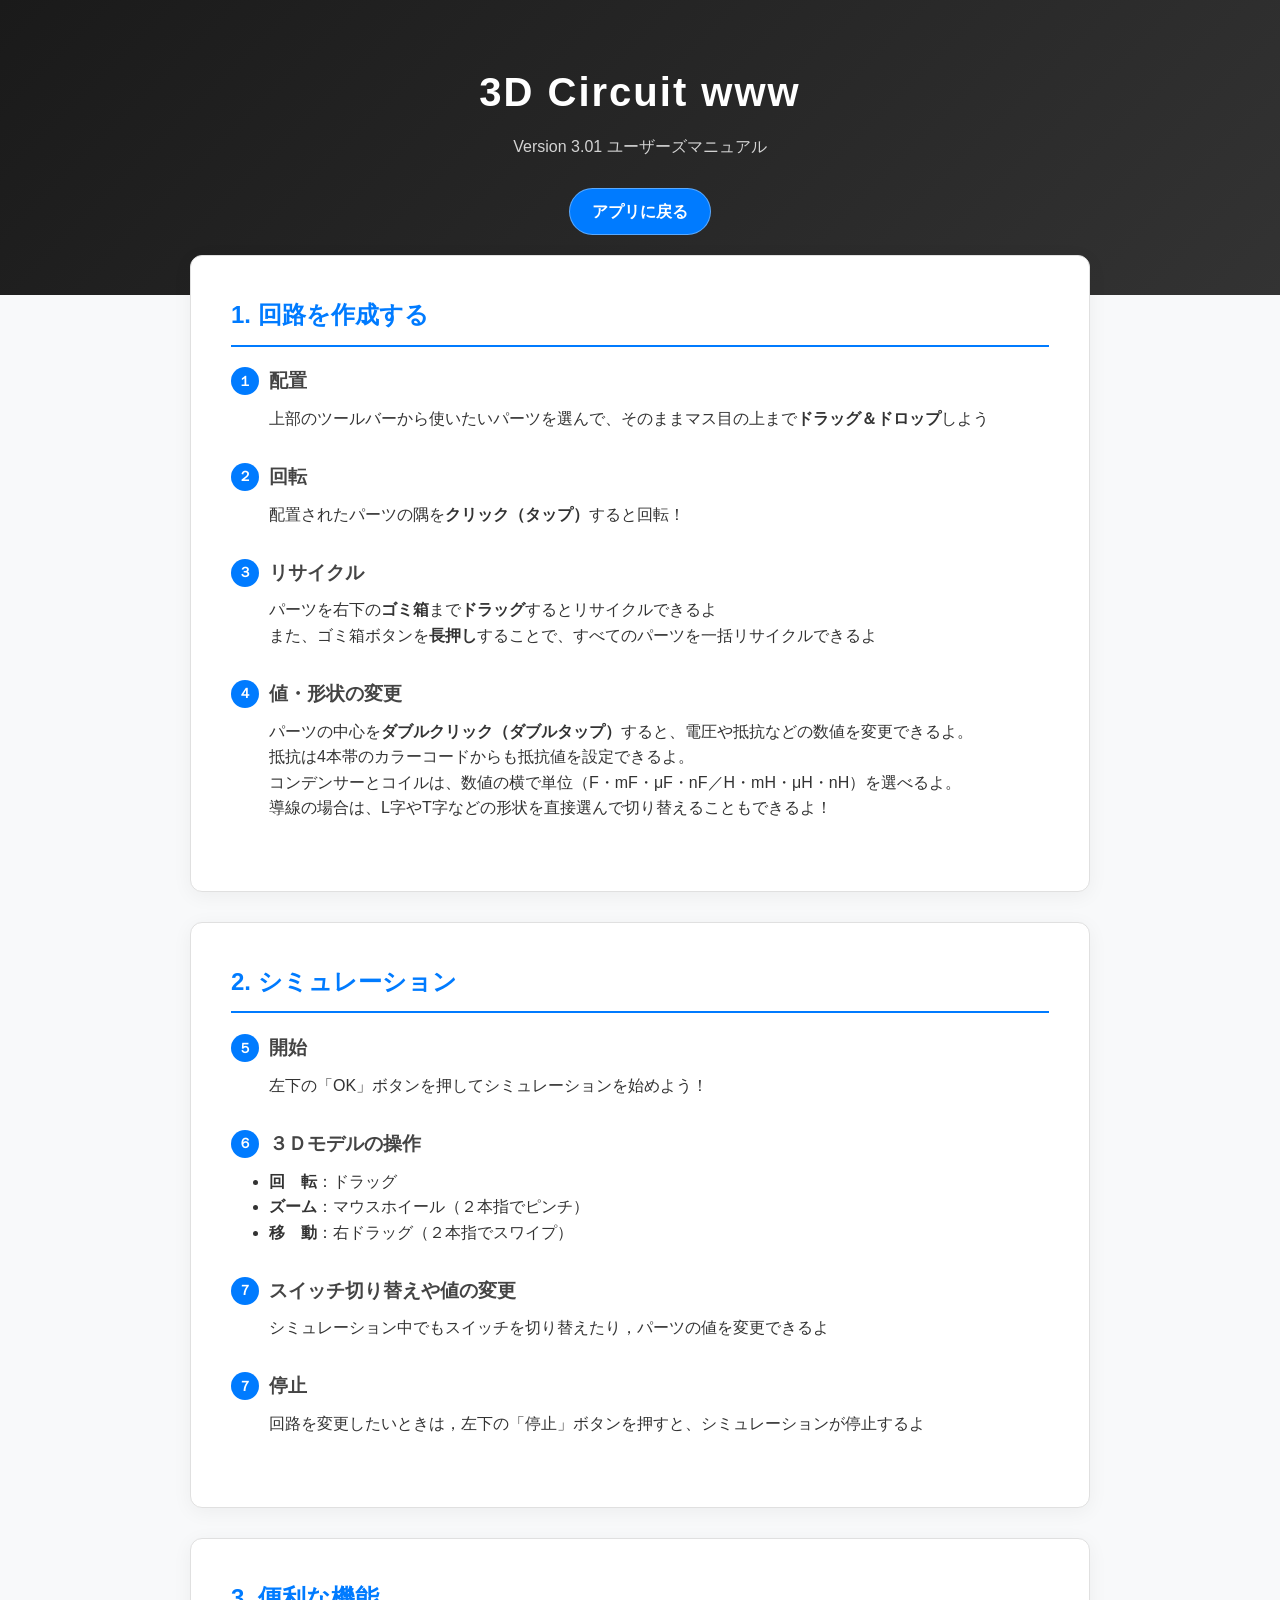
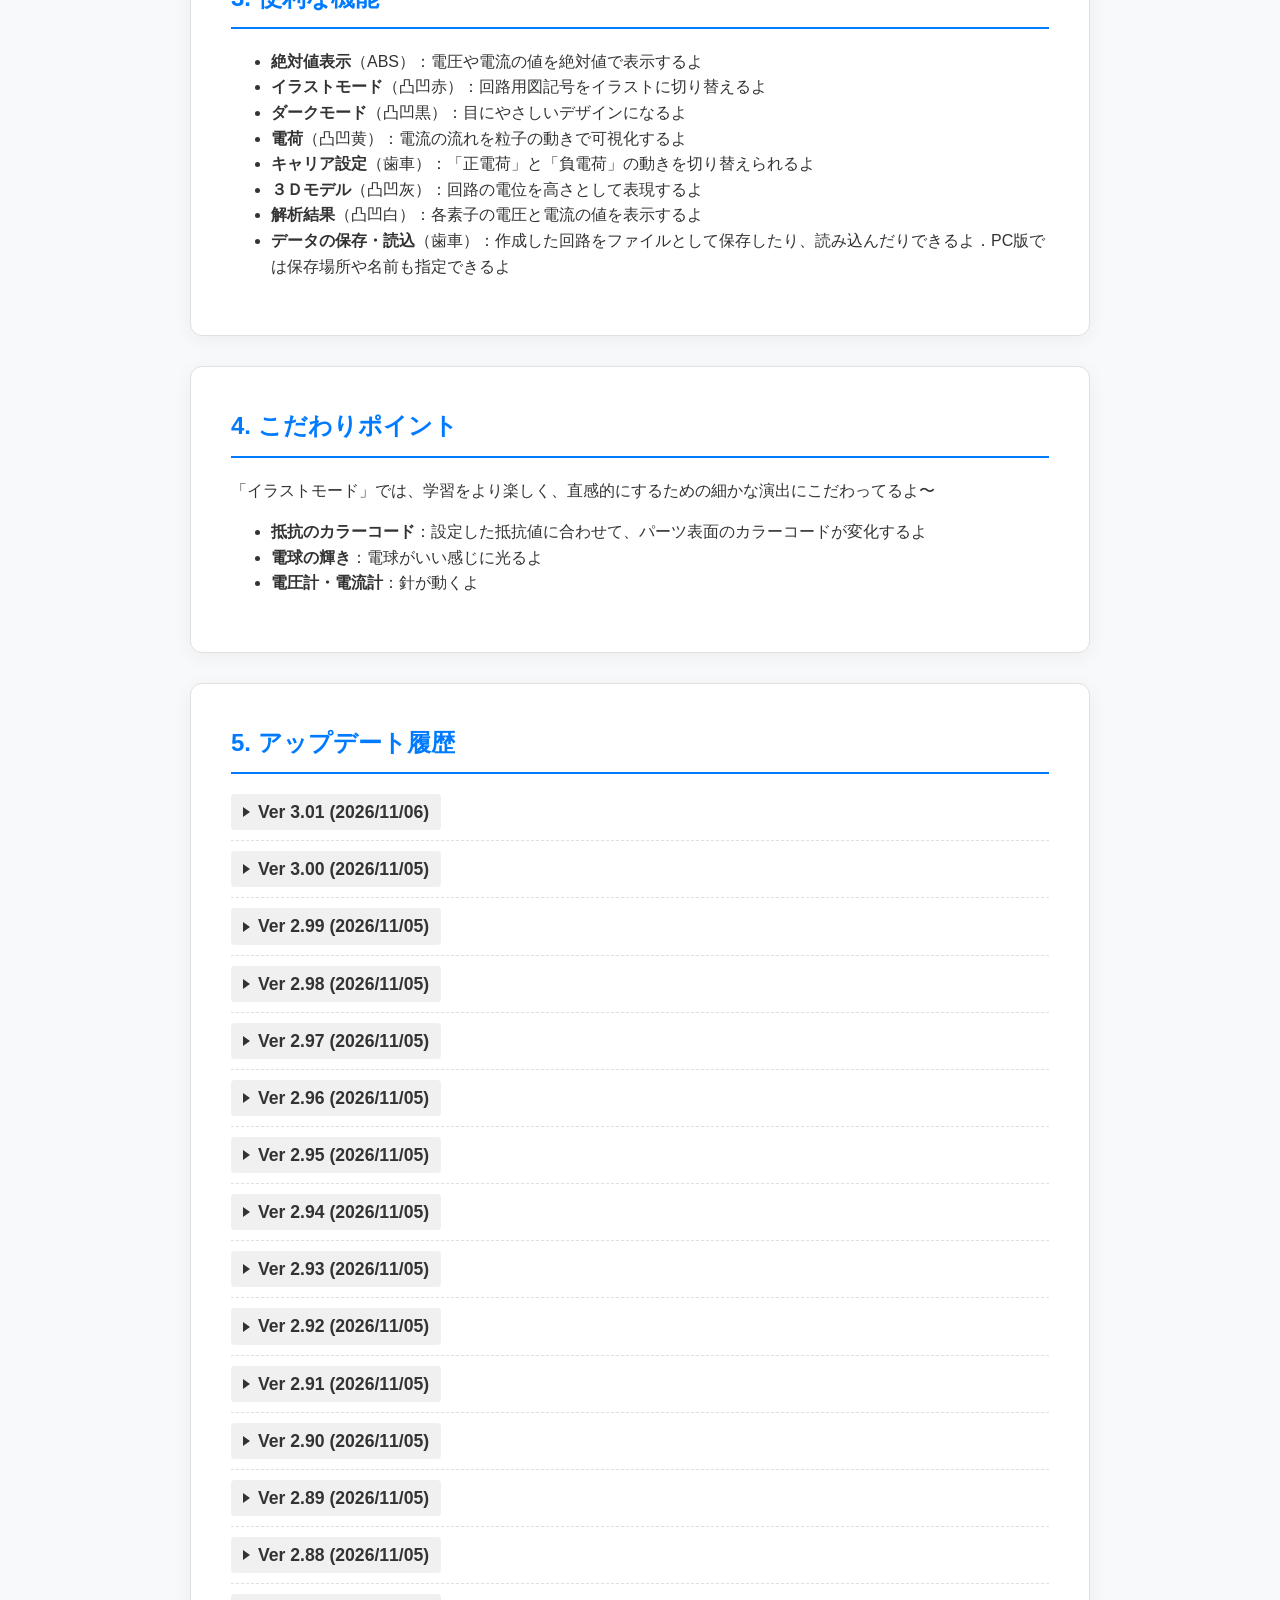
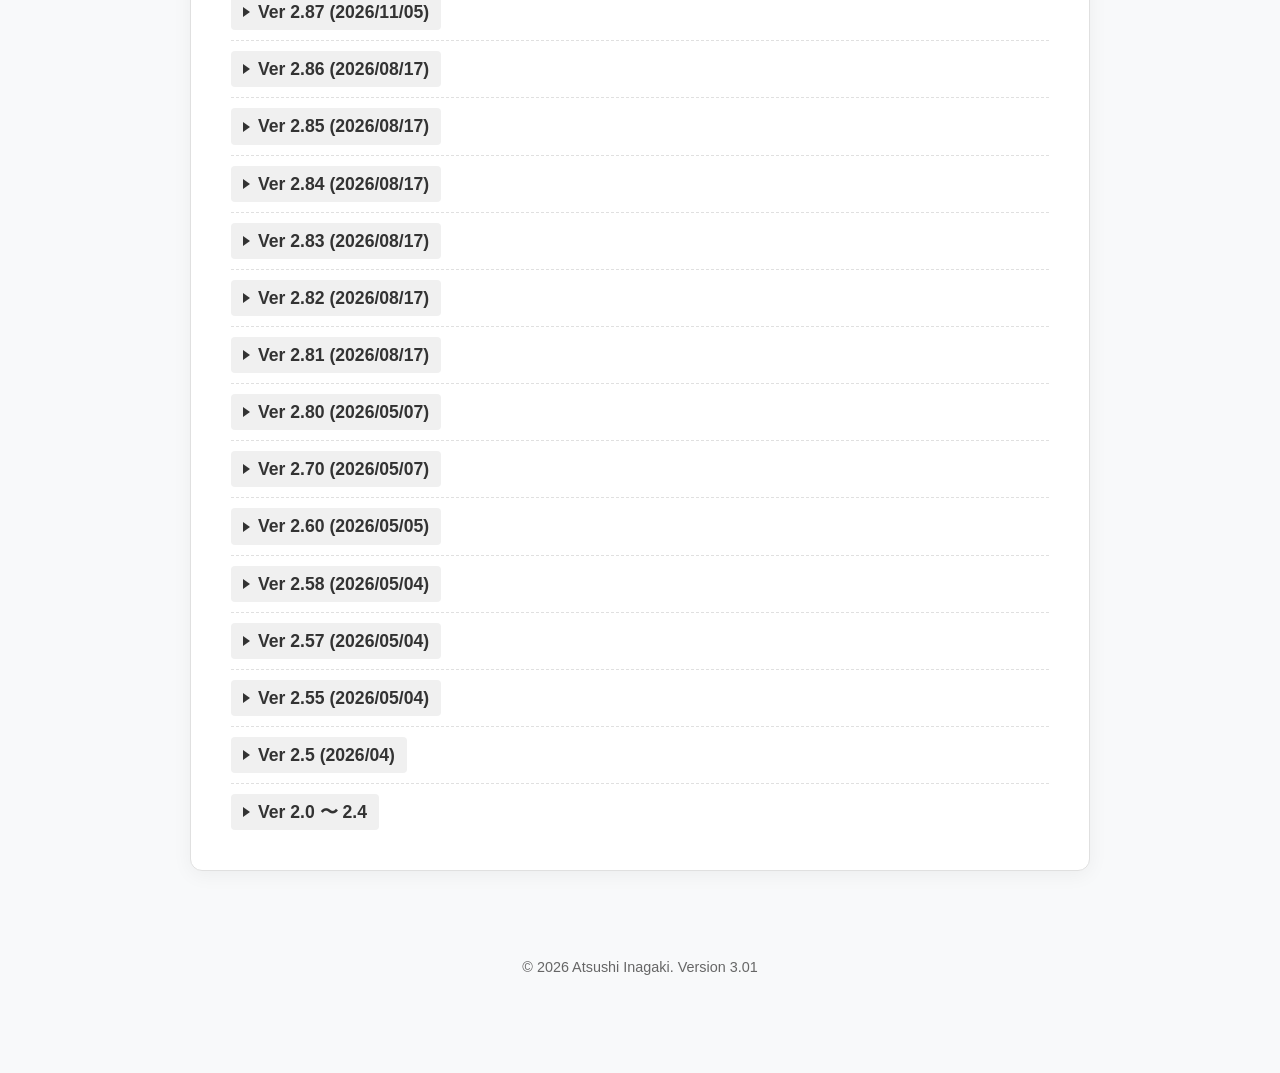
<file: manual/index.html>
<!DOCTYPE html>
<html lang="ja" data-version-title="3D Circuit www マニュアル">

<head>
    <meta charset="UTF-8">
    <meta name="viewport" content="width=device-width, initial-scale=1.0">
    <title>3D Circuit www マニュアル</title>
    <link rel="stylesheet" href="style.css">
</head>

<body>

    <header>
        <h1>3D Circuit www</h1>
        <p>Version <span data-app-version>3.01</span> ユーザーズマニュアル</p>
        <a class="app-link" href="../">アプリに戻る</a>
    </header>

    <div class="container">
        <!-- 1. 回路を作成する -->
        <div class="card">
            <h2>1. 回路を作成する</h2>

            <div class="step-box">
                <h3><span class="step-num">１</span>配置</h3>
                <p>上部のツールバーから使いたいパーツを選んで、そのままマス目の上まで<b>ドラッグ＆ドロップ</b>しよう</p>
            </div>

            <div class="step-box">
                <h3><span class="step-num">２</span>回転</h3>
                <p>配置されたパーツの隅を<b>クリック（タップ）</b>すると回転！</p>
            </div>

            <div class="step-box">
                <h3><span class="step-num">３</span>リサイクル</h3>
                <p>パーツを右下の<b>ゴミ箱</b>まで<b>ドラッグ</b>するとリサイクルできるよ<br>
                    また、ゴミ箱ボタンを<b>長押し</b>することで、すべてのパーツを一括リサイクルできるよ</p>
            </div>

            <div class="step-box">
                <h3><span class="step-num">４</span>値・形状の変更</h3>
                <p>パーツの中心を<b>ダブルクリック（ダブルタップ）</b>すると、電圧や抵抗などの数値を変更できるよ。<br>
                    抵抗は4本帯のカラーコードからも抵抗値を設定できるよ。<br>
                    コンデンサーとコイルは、数値の横で単位（F・mF・μF・nF／H・mH・μH・nH）を選べるよ。<br>
                    導線の場合は、L字やT字などの形状を直接選んで切り替えることもできるよ！</p>
            </div>
        </div>

        <!-- 2. シミュレーション -->
        <div class="card">
            <h2>2. シミュレーション</h2>

            <div class="step-box">
                <h3><span class="step-num">５</span>開始</h3>
                <p>左下の「OK」ボタンを押してシミュレーションを始めよう！</p>
            </div>

            <div class="step-box">
                <h3><span class="step-num">６</span>３Ｄモデルの操作</h3>
                <ul>
                    <li><b>回　転</b>：ドラッグ</li>
                    <li><b>ズーム</b>：マウスホイール（２本指でピンチ）</li>
                    <li><b>移　動</b>：右ドラッグ（２本指でスワイプ）</li>
                </ul>
            </div>
            <div class="step-box">
                <h3><span class="step-num">７</span>スイッチ切り替えや値の変更</h3>
                <p>シミュレーション中でもスイッチを切り替えたり，パーツの値を変更できるよ</p>
            </div>
            <div class="step-box">
                <h3><span class="step-num">７</span>停止</h3>
                <p>回路を変更したいときは，左下の「停止」ボタンを押すと、シミュレーションが停止するよ</p>
            </div>
        </div>

        <!-- 3. 便利な機能 -->
        <div class="card">
            <h2>3. 便利な機能</h2>
            <ul>
                <li><b>絶対値表示</b>（ABS）：電圧や電流の値を絶対値で表示するよ</li>
                <li><b>イラストモード</b>（凸凹赤）：回路用図記号をイラストに切り替えるよ</li>
                <li><b>ダークモード</b>（凸凹黒）：目にやさしいデザインになるよ</li>
                <li><b>電荷</b>（凸凹黄）：電流の流れを粒子の動きで可視化するよ</li>
                <li><b>キャリア設定</b>（歯車）：「正電荷」と「負電荷」の動きを切り替えられるよ</li>
                <li><b>３Ｄモデル</b>（凸凹灰）：回路の電位を高さとして表現するよ</li>
                <li><b>解析結果</b>（凸凹白）：各素子の電圧と電流の値を表示するよ</li>
                <li><b>データの保存・読込</b>（歯車）：作成した回路をファイルとして保存したり、読み込んだりできるよ．PC版では保存場所や名前も指定できるよ</li>
            </ul>

        </div>
        <!-- 4. こだわりポイント -->
        <div class="card">
            <h2>4. こだわりポイント</h2>
            <p>「イラストモード」では、学習をより楽しく、直感的にするための細かな演出にこだわってるよ〜</p>
            <ul>
                <li><b>抵抗のカラーコード</b>：設定した抵抗値に合わせて、パーツ表面のカラーコードが変化するよ</li>
                <li><b>電球の輝き</b>：電球がいい感じに光るよ</li>
                <li><b>電圧計・電流計</b>：針が動くよ</li>
            </ul>
        </div>

        <!-- 5. アップデート履歴 -->
        <div class="card">
            <h2>5. アップデート履歴</h2>
            <details class="history-item">
                <summary class="history-ver">Ver 3.01 (2026/11/06)</summary>
                <ul>
                    <li><b>改善</b>：結果ボタンを切ると、解析結果・電圧グラフ・電流グラフの3つとも閉じるようにしました。</li>
                    <li><b>改善</b>：解析結果やグラフを右上の×で閉じたとき、3つのどれかが残っていれば結果ボタンはオンのまま、3つとも閉じたらオフになるようにしました。</li>
                </ul>
            </details>
            <details class="history-item">
                <summary class="history-ver">Ver 3.00 (2026/11/05)</summary>
                <ul>
                    <li><b>変更</b>：電圧・電流グラフの縦軸の最大値の初期値を 5 V・0.5 A にしました（これまでは 10 V・1 A）。</li>
                    <li><b>追加</b>：グラフの縦軸の最大値を settings.ini（graph_voltage_max・graph_current_max）で決められるようにし、回路の保存ファイルと回路のリンクにも記録するようにしました。</li>
                </ul>
            </details>
            <details class="history-item">
                <summary class="history-ver">Ver 2.99 (2026/11/05)</summary>
                <ul>
                    <li><b>変更</b>：キャリア設定の「電子」を「負電荷」に変えました（粒1個の電気量は電気素量ではないため）。</li>
                    <li><b>改善</b>：粒1個の電気量の数値をスライダー（1〜500）で選び、単位（nC・μC・mC・C）はセレクトボックスで選ぶようにしました。目安の説明は「?」を押すと表示されます。スライダーのつまみはキャリアの色（正電荷はピンク、負電荷は青紫）になります。</li>
                    <li><b>改善</b>：極板の電荷の並び方を実際のコンデンサーに近づけました。電荷は向かい合う内側の面に、ほぼ一様（端がやや密）に並びます。新しい電荷は導線がつながる中央から入り、ほかの電荷が押し広げられて並び直します。減るときは中央から抜けていきます。2D と 3D は同じ並び方です。</li>
                </ul>
            </details>
            <details class="history-item">
                <summary class="history-ver">Ver 2.98 (2026/11/05)</summary>
                <ul>
                    <li><b>改善</b>：コンデンサーの極板にたまる電荷の粒を、電圧ではなく電気量 Q（＝CV）から数えるようにしました。導線から1粒届くとちょうど1個増え、出ていくと1個減るので、電荷の保存が見て取れます（3D表示も同じ）。粒はフェードせず、届いた瞬間に1個現れます。</li>
                    <li><b>改善</b>：極板の粒は片側40個までを描き、それを超えている間は、1粒出入りするたびに極板の粒が少し動いて増減を表します。</li>
                    <li><b>追加</b>：設定の「キャリア設定」に「粒1個の電気量」を追加しました。数値（1〜500）と単位（nC・μC・mC・C）を選べ、1 nC〜500 C まで設定できます。目安はコンデンサーの容量の数値を10で割り、単位をそのまま（F→C）にした値です。導線を流れる粒の速さと極板の粒の数がそろって変わります。保存ファイル・回路のリンクにも記録されます。</li>
                    <li><b>修正</b>：コンデンサーの導線部分を流れる粒の量が、ほかの導線の半分になっていたのを直しました。</li>
                </ul>
            </details>
            <details class="history-item">
                <summary class="history-ver">Ver 2.97 (2026/11/05)</summary>
                <ul>
                    <li><b>改善</b>：スマホの横画面で、縦向きの速度スライダーを切替ボタンと同じ中心にそろえ、つまみの時計を正しい向き（長針が上）にしました。つまみを上下にドラッグするだけで動くようにしました。</li>
                    <li><b>改善</b>：値変更のウインドウが画面に収まらないときは、ウインドウの中をスクロールできるようにしました。</li>
                </ul>
            </details>
            <details class="history-item">
                <summary class="history-ver">Ver 2.96 (2026/11/05)</summary>
                <ul>
                    <li><b>改善</b>：スマホの横画面では、マス目を横7×縦5にしました。縦画面（横5×縦7）と切り替えると、回路全体が90度回って表示されるので、部品は消えません。スマホの縦・横で保存した回路も、向きに合わせて回して読み込みます。</li>
                    <li><b>改善</b>：スマホの横画面の右側の操作列を細くし、上からゴミ箱・切替ボタン・速度スライダー（縦向き、上ほど速い）・OKボタン（右下）の順に縦に並べました。</li>
                </ul>
            </details>
            <details class="history-item">
                <summary class="history-ver">Ver 2.95 (2026/11/05)</summary>
                <ul>
                    <li><b>改善</b>：スマホの縦画面では、OKを押して実行している間はゴミ箱を隠し、空いた場所に表示切替ボタンを並べるようにしました（実行中は回路を編集できないため）。</li>
                    <li><b>改善</b>：スマホの横画面では、部品パネルを左（縦スクロール）、OK・速度・切替ボタン・ゴミ箱を右に置くようにしました。</li>
                    <li><b>変更</b>：縦画面などでグラフを1枚だけ表示するとき、最初は電圧のグラフを表示するようにしました。</li>
                </ul>
            </details>
            <details class="history-item">
                <summary class="history-ver">Ver 2.94 (2026/11/05)</summary>
                <ul>
                    <li><b>不具合修正</b>：スマホの縦画面で、時間スライダーの倍率表示が時計のつまみからずれていた問題と、実行中にボタンが増えるとゴミ箱が画面の外にはみ出していた問題を修正しました。</li>
                </ul>
            </details>
            <details class="history-item">
                <summary class="history-ver">Ver 2.93 (2026/11/05)</summary>
                <ul>
                    <li><b>不具合修正</b>：「結果を表示」をオンにした回路をリンクや保存ファイルから開くと、OKを押す前から解析結果の枠が表示されていた問題を修正しました。読み込み時に設定の効果音が鳴らないようにしました。</li>
                </ul>
            </details>
            <details class="history-item">
                <summary class="history-ver">Ver 2.92 (2026/11/05)</summary>
                <ul>
                    <li><b>回路のリンク</b>：設定画面の「回路のリンクをコピー」で、今の回路と表示設定が入ったアドレスをコピーできるようにしました。そのアドレスを開くと同じ回路・設定で始まります（settings.ini は変更されません）。</li>
                    <li><b>スマホ縦画面での読み込み</b>：リンクや保存ファイルを開いたとき、画面（横5マス）に入りきらない部品は削除し、その数をお知らせするようにしました。</li>
                </ul>
            </details>
            <details class="history-item">
                <summary class="history-ver">Ver 2.91 (2026/11/05)</summary>
                <ul>
                    <li><b>スマホ（縦画面）の結果表示</b>：解析結果を画面の上に、グラフを下に表示するようにしました。グラフは電圧か電流の片方だけを表示し、グラフの見出しにある「電圧／電流」ボタンで切り替えられます。</li>
                </ul>
            </details>
            <details class="history-item">
                <summary class="history-ver">Ver 2.90 (2026/11/05)</summary>
                <ul>
                    <li><b>結果ウィンドウの配置</b>：解析結果・電圧波形・電流波形を、横長の画面では横幅に合わせて横並びに、スマホなど縦長の画面では縦並びに自動で配置するようにしました。見出しをドラッグすると、そのウィンドウだけ自由に動かせます（閉じると元の位置に戻ります）。</li>
                </ul>
            </details>
            <details class="history-item">
                <summary class="history-ver">Ver 2.89 (2026/11/05)</summary>
                <ul>
                    <li><b>グラフの横軸と速度</b>：横軸の幅が速度スライダーに連動するようにしました。グラフは常に実際の約20秒で端から端まで流れます（0.1xで2秒分、1.0xで20秒分を表示）。横軸の幅の選択欄はなくしました。</li>
                </ul>
            </details>
            <details class="history-item">
                <summary class="history-ver">Ver 2.88 (2026/11/05)</summary>
                <ul>
                    <li><b>グラフの横軸</b>：シミュレーション開始からの時間（秒）の目盛りを表示するようにしました。再生速度や画面のリフレッシュレートが変わっても、時間の刻みは一定です。</li>
                    <li><b>横軸の幅</b>：電圧・電流グラフの下で、表示する時間の幅を0.5〜50秒から選べるようにしました。</li>
                </ul>
            </details>
            <details class="history-item">
                <summary class="history-ver">Ver 2.87 (2026/11/05)</summary>
                <ul>
                    <li><b>単位の選択</b>：コンデンサーはF・mF・μF・nF、コイルはH・mH・μH・nHから単位を選べるようにしました。初期値は1 F・1 Hです。</li>
                    <li><b>代表値</b>：コンデンサーとコイルの代表値を1、2、5、10、100の5種類にし、選んだ単位で表示するようにしました。</li>
                    <li><b>保存データ</b>：以前のバージョンで保存した回路は、μF・mHのまま読み込まれます。</li>
                </ul>
            </details>
            <details class="history-item">
                <summary class="history-ver">Ver 2.86 (2026/08/17)</summary>
                <ul>
                    <li><b>抵抗の代表値</b>：5、10、15、20、30、40、50、100 Ωの8種類を4列×2段で選択できるようにしました。</li>
                </ul>
            </details>
            <details class="history-item">
                <summary class="history-ver">Ver 2.85 (2026/08/17)</summary>
                <ul>
                    <li><b>アプリアイコン</b>：電池パネルそのものを使ったデザインに変更しました。</li>
                </ul>
            </details>
            <details class="history-item">
                <summary class="history-ver">Ver 2.84 (2026/08/17)</summary>
                <ul>
                    <li><b>アプリ情報</b>：設定パネルにマニュアル、現在のバージョン、著作権表記を追加しました。</li>
                </ul>
            </details>
            <details class="history-item">
                <summary class="history-ver">Ver 2.83 (2026/08/17)</summary>
                <ul>
                    <li><b>代表値ボタンの改善</b>：表記・配置・選択色を調整し、数値入力後にEnterキーで保存できるようにしました。</li>
                </ul>
            </details>
            <details class="history-item">
                <summary class="history-ver">Ver 2.82 (2026/08/17)</summary>
                <ul>
                    <li><b>よく使う値</b>：電源・抵抗・コンデンサー・コイルの代表値をワンタップで設定できるようにしました。</li>
                    <li><b>モバイル数値入力</b>：スマートフォンとタブレットでOS標準の数値キーボードが開きやすい入力欄にしました。</li>
                </ul>
            </details>
            <details class="history-item">
                <summary class="history-ver">Ver 2.81 (2026/08/17)</summary>
                <ul>
                    <li><b>タブレット対応</b>：PWAとしてホーム画面へ追加し、独立したWebアプリ表示で利用できるようにしました。</li>
                    <li><b>3D描画の軽量化</b>：3D形状とグリッドの不要な毎フレーム再生成を削減しました。</li>
                    <li><b>計算と読込の安全性</b>：0値の素子処理と、保存ファイル読込時の検証を改善しました。</li>
                </ul>
            </details>
            <details class="history-item">
                <summary class="history-ver">Ver 2.80 (2026/05/07)</summary>
                <ul>
                    <li><b>導線バリエーションの拡張</b>：導線の形状（直線・L字・T字・十字）の４種類にした．</li>
                </ul>
            </details>
            <details class="history-item">
                <summary class="history-ver">Ver 2.70 (2026/05/07)</summary>
                <ul>
                    <li><b>電荷のアニメーションのバグ修正</b>：パーツの繋ぎ目での点滅を解消．</li>
                    <li><b>キャリア設定機能</b>：正電荷（ピンク）と電子（青）の動きを切り替え可能にする．</li>
                    <li><b>保存ファイル</b>：保存時に名前や場所を指定できるようにした．</li>
                    <li><b>コンデンサーの負極</b>：コンデンサーが充電された時，負極にも電荷が貯まるようにした．</li>
                </ul>
            </details>
            <details class="history-item">
                <summary class="history-ver">Ver 2.60 (2026/05/05)</summary>
                <ul>
                    <li><b>操作音の追加</b>：心地よさを意識．</li>
                </ul>
            </details>
            <details class="history-item">
                <summary class="history-ver">Ver 2.58 (2026/05/04)</summary>
                <ul>
                    <li><b>3Dモデルの改善</b>：スイッチがOFFの際、電位差がある部分を「絶壁」ではなく物理的な「隙間」として表現．</li>
                    <li><b>3Dモデルの改善</b>：コンデンサーの電極を分離し、極板間を一様な電場にした表現．</li>
                </ul>
            </details>
            <details class="history-item">
                <summary class="history-ver">Ver 2.57 (2026/05/04)</summary>
                <ul>
                    <li><b>接地ロジックの高度化</b>：スコア制の接地判定アルゴリズムを導入．電池を複数直列に繋いだ際、最も電位の低いノードを自動的に特定して接地（0V）に設定．</li>
                    <li><b>接地優先順位の導入</b>：電池や交流電源がある場合、それらの端子を優先的に接地（0V）として固定するように改善．交流回路での表示の安定性が向上．</li>
                </ul>
            </details>
            <details class="history-item">
                <summary class="history-ver">Ver 2.55 (2026/05/04)</summary>
                <ul>
                    <li><b>名称変更</b>：アプリ名を「3D Circuit www」に変更．</li>
                    <li><b>接地ロジック刷新</b>：独立したネットワークごとの接地判定を導入．</li>
                    <li><b>2D電荷アニメーション修正</b>：極板全体に電荷が溜まるよう範囲を拡大．</li>
                    <li><b>バグ修正</b>：導線のダブルクリックで不要なパネルが出る問題を解消．</li>
                </ul>
            </details>
            <details class="history-item">
                <summary class="history-ver">Ver 2.5 (2026/04)</summary>
                <ul>
                    <li><b>3D描画の安定化</b>：回路内の最低電位を0Vに固定する基準処理を導入．</li>
                    <li><b>設定UI刷新</b>：モーダルデザインの改善と、絶対値表示モードの追加．</li>
                </ul>
            </details>
            <details class="history-item">
                <summary class="history-ver">Ver 2.0 〜 2.4</summary>
                <ul>
                    <li><b>3Dモデル機能</b>：電位を高さで表現する3Dプレビューを搭載．</li>
                    <li><b>ビジュアル拡張</b>：イラスト表示モード、ダークモード、グラフ表示機能を追加．</li>
                    <li><b>電荷アニメーション</b>：正電荷の動きによる電流の可視化．</li>
                </ul>
            </details>
        </div>

        <footer>
            <p>&copy; 2026 Atsushi Inagaki. Version <span data-app-version>3.01</span></p>
        </footer>

    <script src="../version.js"></script>
</body>

</html>
</file>
<file: manual/style.css>
:root {
    --primary-color: #007bff;
    --accent-color: #ff5c7c;
    --bg-light: #f8f9fa;
    --text-main: #333;
    --text-sub: #666;
    --card-bg: #ffffff;
    --border-color: #e0e0e0;
}

body {
    margin: 0;
    font-family: 'Inter', 'Noto Sans JP', sans-serif;
    line-height: 1.6;
    color: var(--text-main);
    background-color: var(--bg-light);
}

header {
    background: linear-gradient(135deg, #1a1a1a, #333);
    color: white;
    padding: 60px 20px;
    text-align: center;
}

header h1 {
    margin: 0;
    font-size: 2.5rem;
    letter-spacing: 2px;
}

header p {
    opacity: 0.8;
    margin-top: 10px;
}

.app-link {
    display: inline-block;
    margin-top: 12px;
    padding: 10px 22px;
    color: #fff;
    background: var(--primary-color);
    border: 1px solid rgba(255, 255, 255, 0.35);
    border-radius: 999px;
    font-weight: bold;
    text-decoration: none;
    transition: background-color 0.2s, transform 0.2s;
}

.app-link:hover,
.app-link:focus-visible {
    background: #0069d9;
    transform: translateY(-1px);
}

.app-link:focus-visible {
    outline: 3px solid rgba(255, 255, 255, 0.75);
    outline-offset: 3px;
}

.container {
    max-width: 900px;
    margin: -40px auto 40px;
    padding: 0 20px;
}

.card {
    background: var(--card-bg);
    border-radius: 12px;
    padding: 40px;
    margin-bottom: 30px;
    box-shadow: 0 4px 20px rgba(0, 0, 0, 0.05);
    border: 1px solid var(--border-color);
}

h2 {
    color: var(--primary-color);
    border-bottom: 2px solid var(--primary-color);
    padding-bottom: 10px;
    margin-top: 0;
    display: flex;
    align-items: center;
    gap: 10px;
}

.step-box {
    margin-bottom: 30px;
}

.step-box p, 
.step-box ul {
    padding-left: 38px;
    margin: 10px 0;
}

.step-num {
    background: var(--primary-color);
    color: white;
    width: 28px;
    height: 28px;
    border-radius: 50%;
    display: inline-flex;
    align-items: center;
    justify-content: center;
    font-weight: bold;
    font-size: 0.9rem;
    margin-right: 10px;
    vertical-align: middle;
}

h3 {
    margin-top: 0;
    margin-bottom: 10px;
    color: #444;
    display: flex;
    align-items: center;
}

.step-content {
    flex: 1;
}

.tip {
    background: #e7f3ff;
    border-left: 4px solid var(--primary-color);
    padding: 15px;
    margin: 20px 0;
    border-radius: 4px;
}

.important {
    background: #fff0f3;
    border-left: 4px solid var(--accent-color);
    padding: 15px;
    margin: 20px 0;
    border-radius: 4px;
}

.img-placeholder {
    width: 100%;
    height: 300px;
    background: #eee;
    border-radius: 8px;
    display: flex;
    align-items: center;
    justify-content: center;
    color: #999;
    margin: 20px 0;
    border: 2px dashed #ccc;
}

footer {
    text-align: center;
    padding: 40px;
    color: var(--text-sub);
    font-size: 0.9rem;
}

kbd {
    background: #eee;
    padding: 2px 6px;
    border-radius: 4px;
    border: 1px solid #ccc;
    font-size: 0.9em;
}

@media (max-width: 600px) {
    header h1 {
        font-size: 1.8rem;
    }

    .card {
        padding: 20px;
    }
}
/* アップデート履歴スタイル（各バージョンは折りたたみ。見出しを押すと開く） */
.history-item {
    margin-bottom: 10px;
    padding-bottom: 10px;
    border-bottom: 1px dashed var(--border-color);
}

.history-item:last-child {
    margin-bottom: 0;
    padding-bottom: 0;
    border-bottom: none;
}

.history-ver {
    display: flex;
    align-items: center;
    gap: 8px;
    font-weight: bold;
    font-size: 1.1rem;
    color: var(--text-main);
    background: #f0f0f0;
    padding: 4px 12px;
    border-radius: 4px;
    width: fit-content;
    cursor: pointer;
    list-style: none;
    user-select: none;
}

.history-ver::-webkit-details-marker {
    display: none;
}

/* 開閉の三角 */
.history-ver::before {
    content: "";
    width: 0;
    height: 0;
    border-left: 7px solid currentColor;
    border-top: 5px solid transparent;
    border-bottom: 5px solid transparent;
    transition: transform 0.15s;
}

.history-item[open] > .history-ver::before {
    transform: rotate(90deg);
}

.history-ver:hover {
    background: #e4e4e4;
}

.history-item[open] > .history-ver {
    margin-bottom: 10px;
}

.history-item ul {
    margin: 0;
    padding-left: 20px;
    font-size: 0.95rem;
    color: var(--text-sub);
}

.history-item li {
    margin-bottom: 5px;
}
</file>
